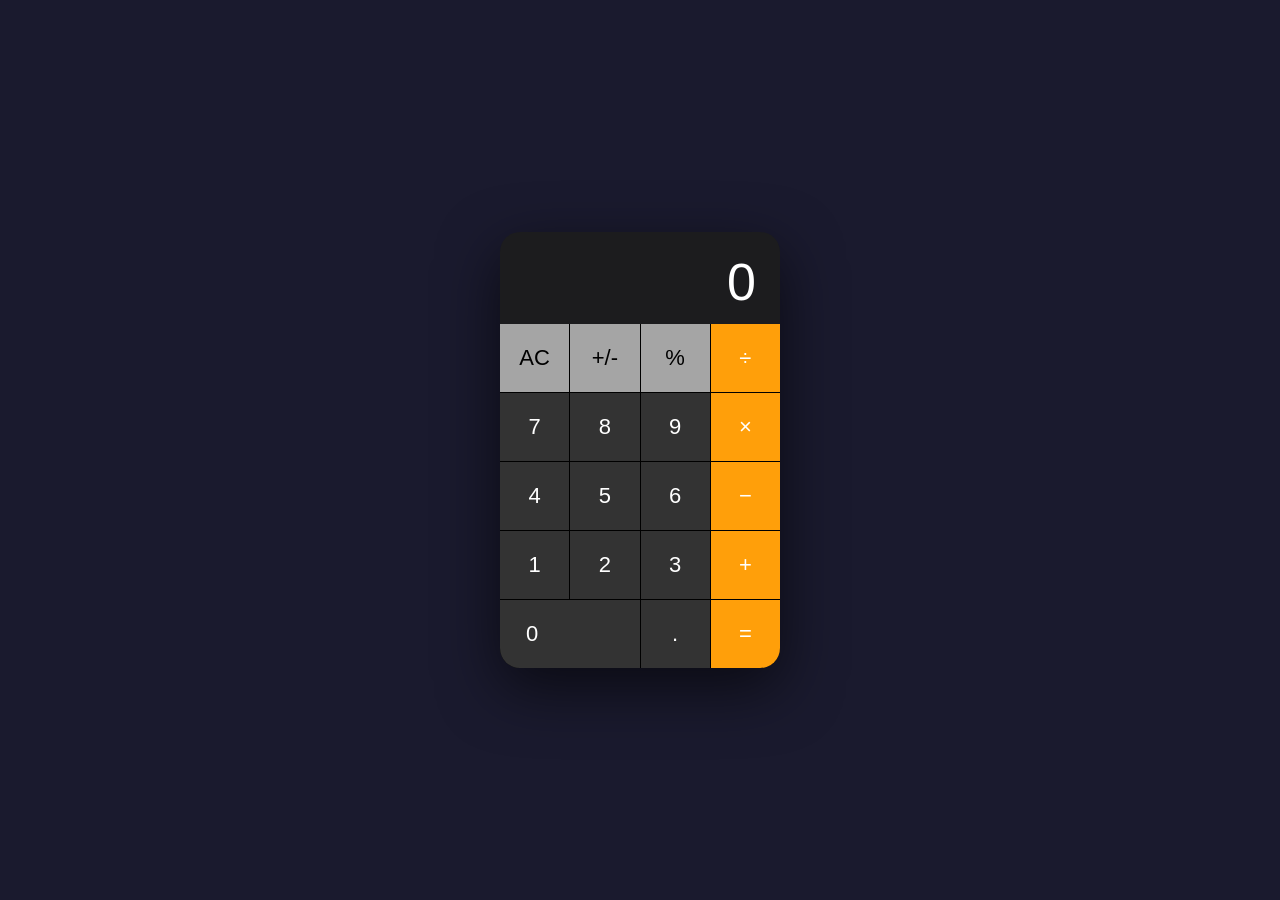
<file: examples/calculator/index.html>
<!DOCTYPE html>
<html>
<head>
    <meta charset="utf-8">
    <title>Calculator</title>
    <script src="../../bourbon.js"></script>
    <script defer src="./calculator.js"></script>
    <link rel="stylesheet" href="./calculator.css">
    <meta name="viewport" content="width=device-width, initial-scale=1.0">
</head>
<body>
</body>
</html>
</file>
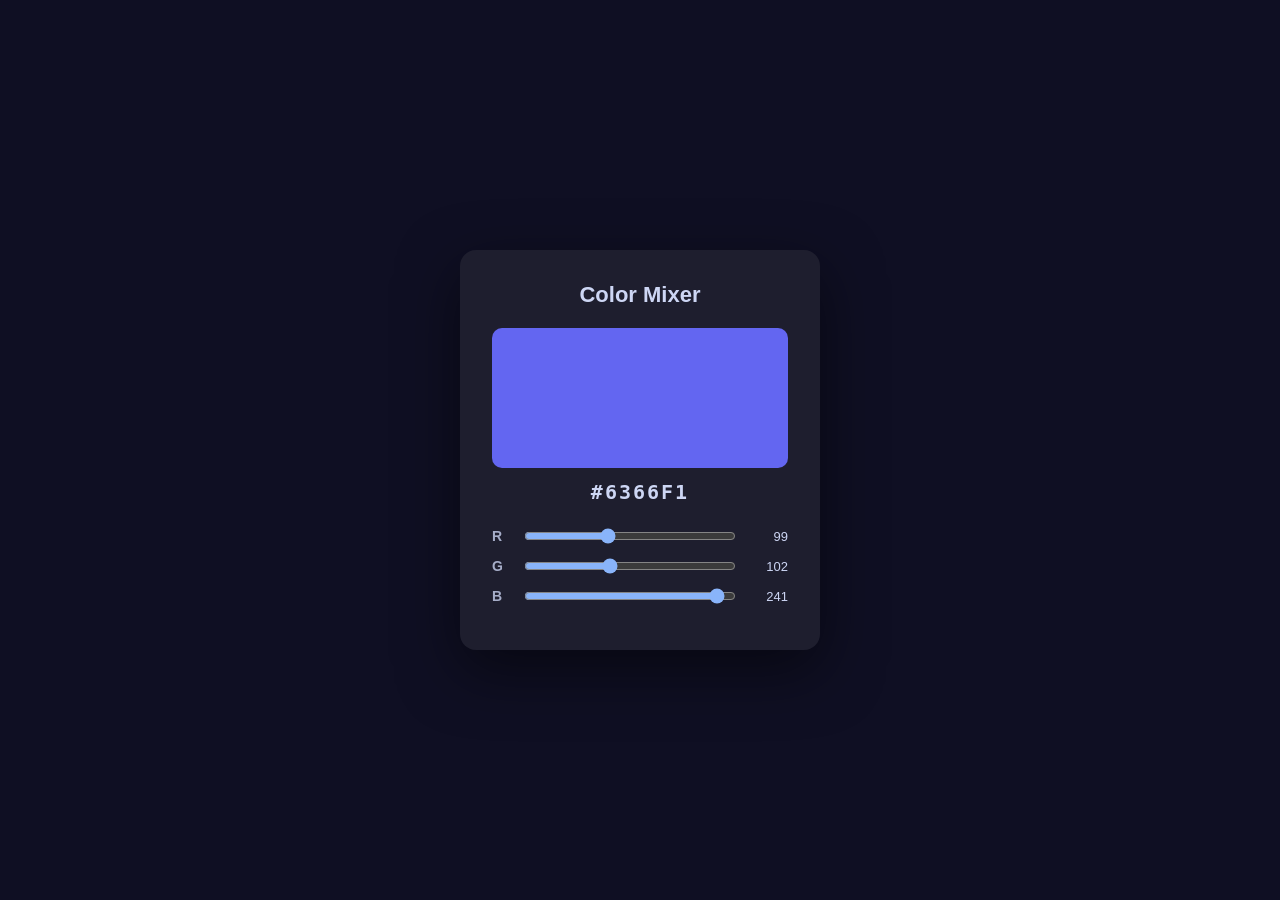
<file: examples/color-mixer/index.html>
<!DOCTYPE html>
<html>
<head>
    <meta charset="utf-8">
    <title>Color Mixer</title>
    <script src="../../bourbon.js"></script>
    <script defer src="./color-mixer.js"></script>
    <link rel="stylesheet" href="./color-mixer.css">
    <meta name="viewport" content="width=device-width, initial-scale=1.0">
</head>
<body>
</body>
</html>
</file>
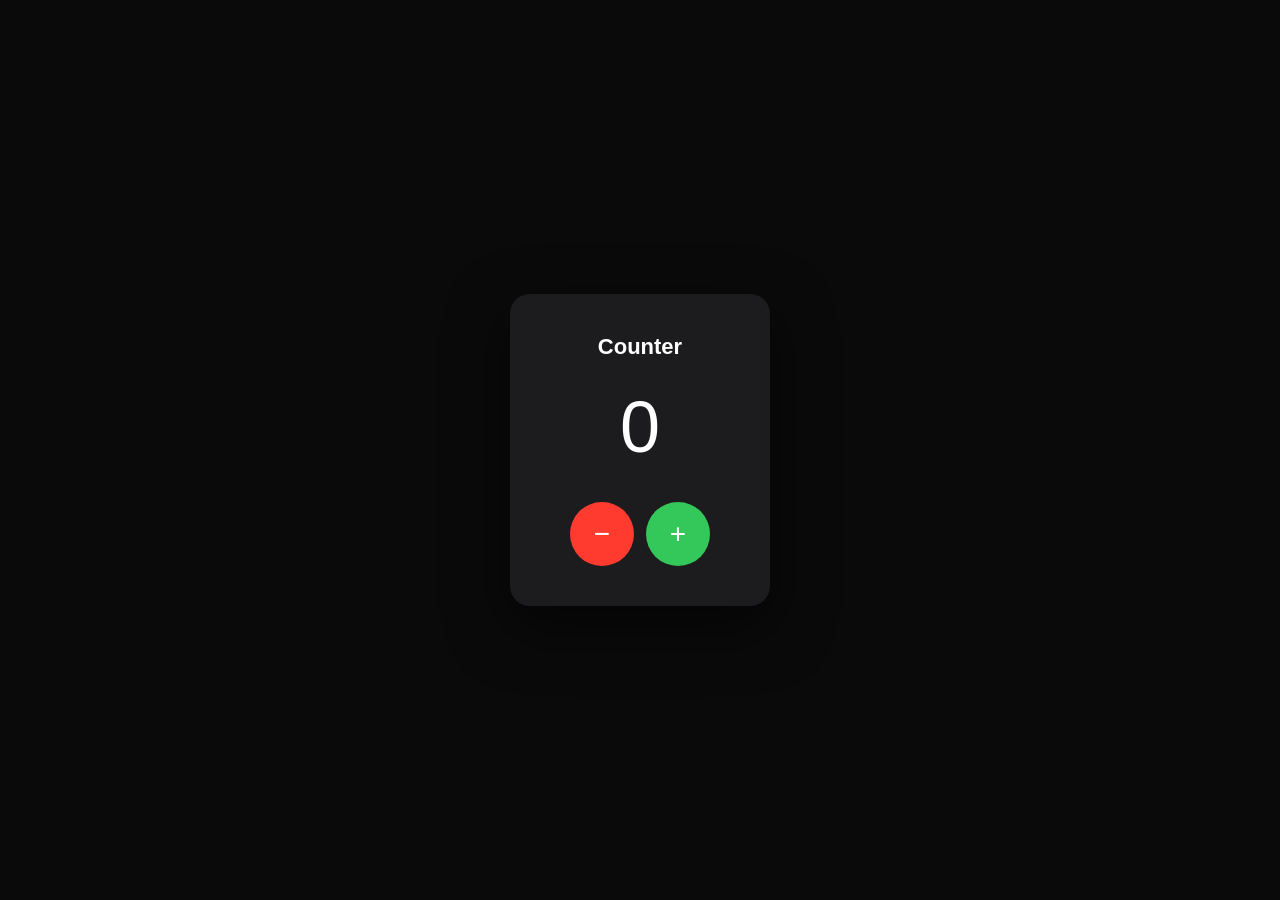
<file: examples/counter/index.html>
<!DOCTYPE html>
<html>
<head>
    <meta charset="utf-8">
    <title>Counter Example</title>
    <script src="../../bourbon.js"></script>
    <script defer src="./counter.js"></script>
    <link rel="stylesheet" href="./counter.css">
    <meta name="viewport" content="width=device-width, initial-scale=1.0">
</head>
<body>
</body>
</html>
</file>
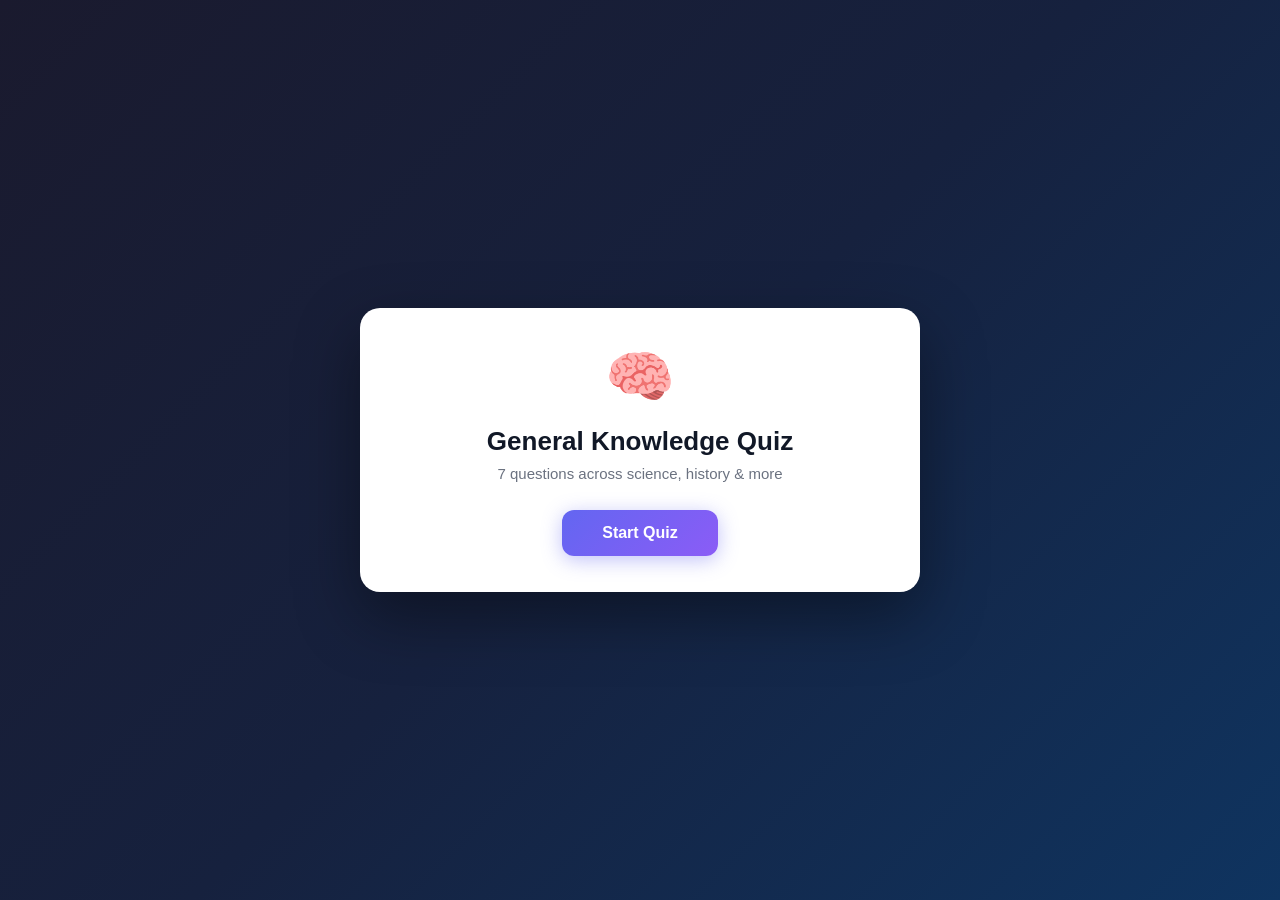
<file: examples/quiz/index.html>
<!DOCTYPE html>
<html>
<head>
    <meta charset="utf-8">
    <title>Quiz</title>
    <script src="../../bourbon.js"></script>
    <script defer src="./quiz.js"></script>
    <link rel="stylesheet" href="./quiz.css">
    <meta name="viewport" content="width=device-width, initial-scale=1.0">
</head>
<body>
</body>
</html>
</file>
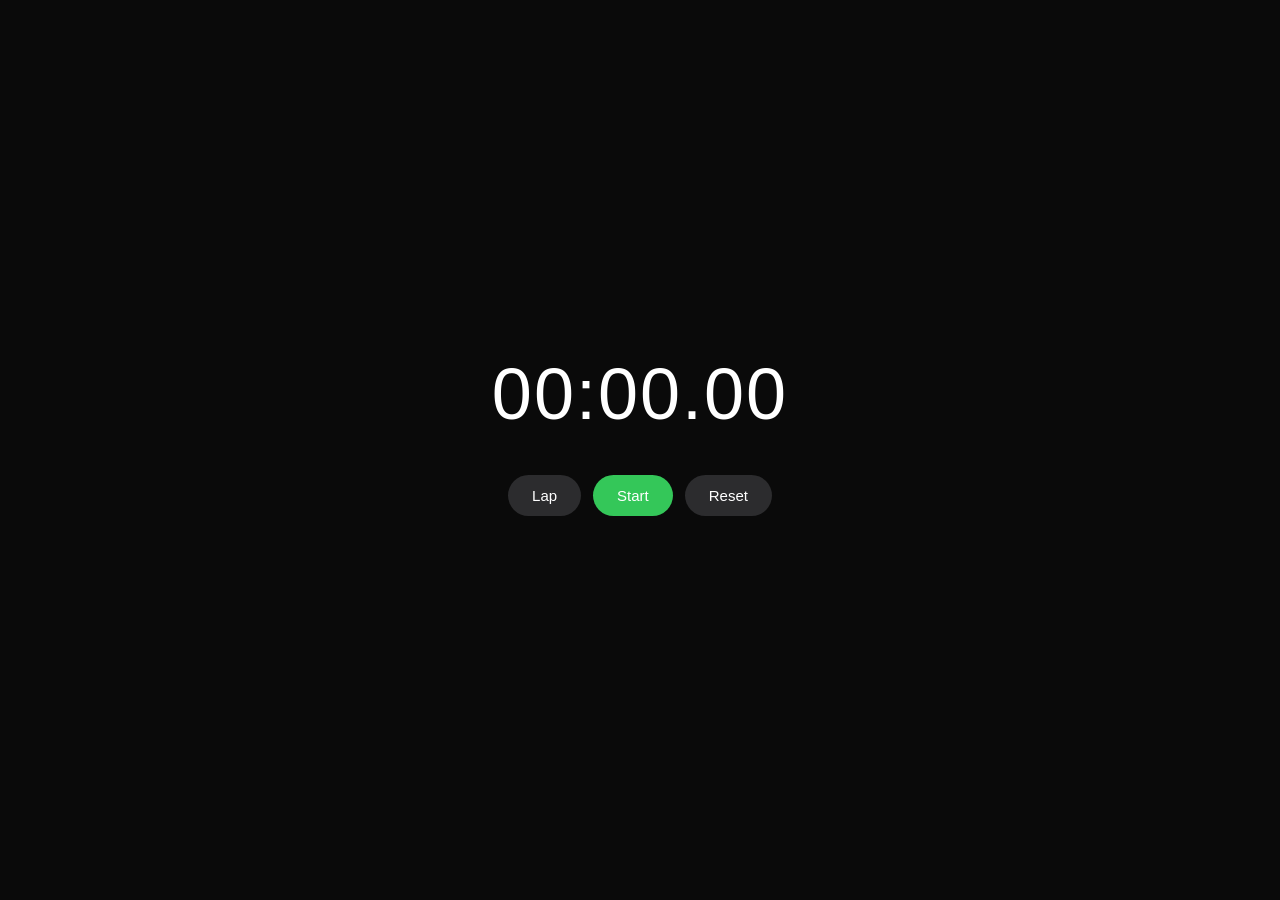
<file: examples/stopwatch/index.html>
<!DOCTYPE html>
<html>
<head>
    <meta charset="utf-8">
    <title>Stopwatch</title>
    <script src="../../bourbon.js"></script>
    <script defer src="./stopwatch.js"></script>
    <link rel="stylesheet" href="./stopwatch.css">
    <meta name="viewport" content="width=device-width, initial-scale=1.0">
</head>
<body>
</body>
</html>
</file>
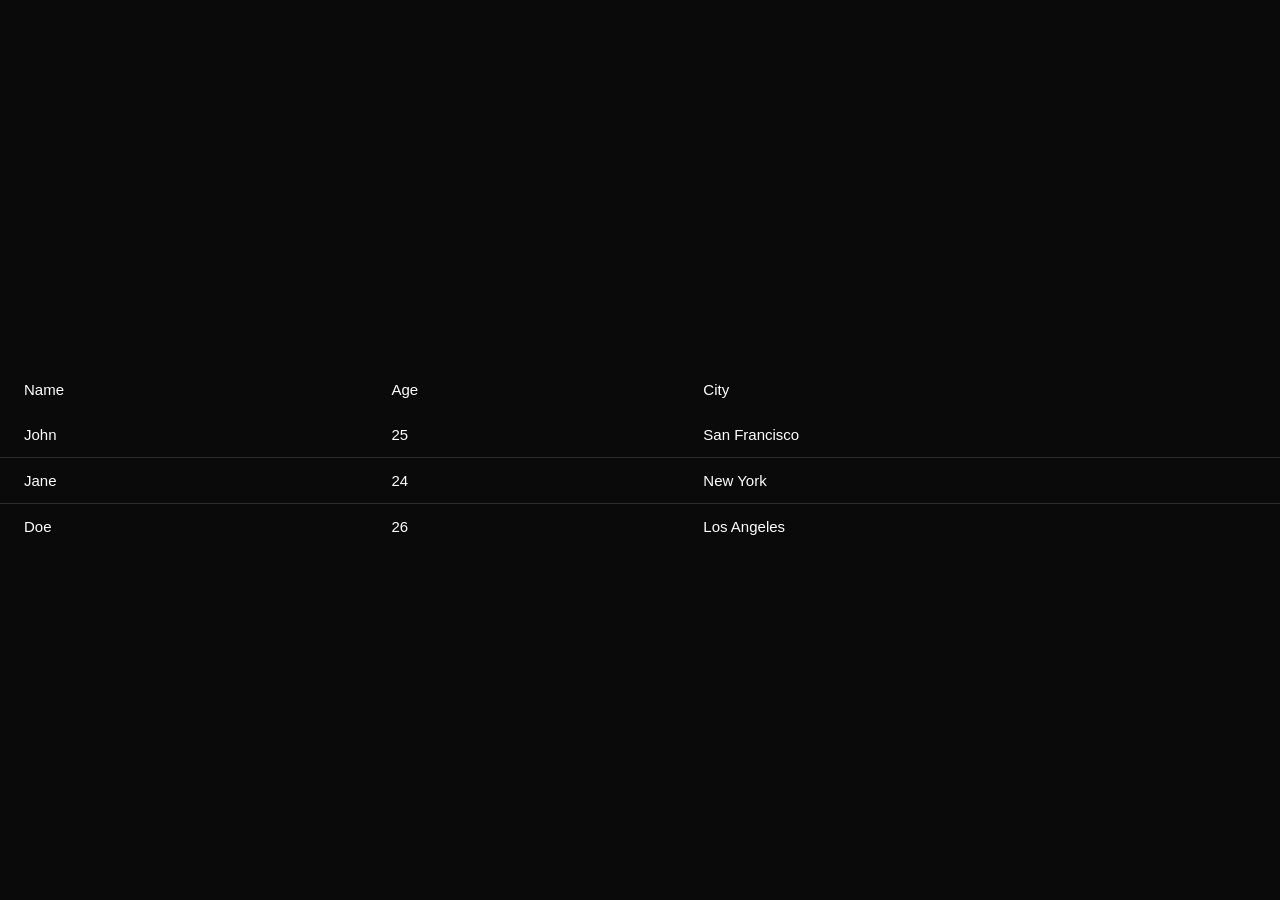
<file: examples/table/index.html>
<!DOCTYPE html>
<html>
<head>
    <meta charset="utf-8">
    <title>Table Example</title>
    <script src="../../bourbon.js"></script>
    <script src="../../bourbon.table.js"></script>
    <script defer src="./table.js"></script>
    <link rel="stylesheet" href="./table.css">
    <meta name="viewport" content="width=device-width, initial-scale=1.0">
</head>
<body>
</body>
</html>
</file>
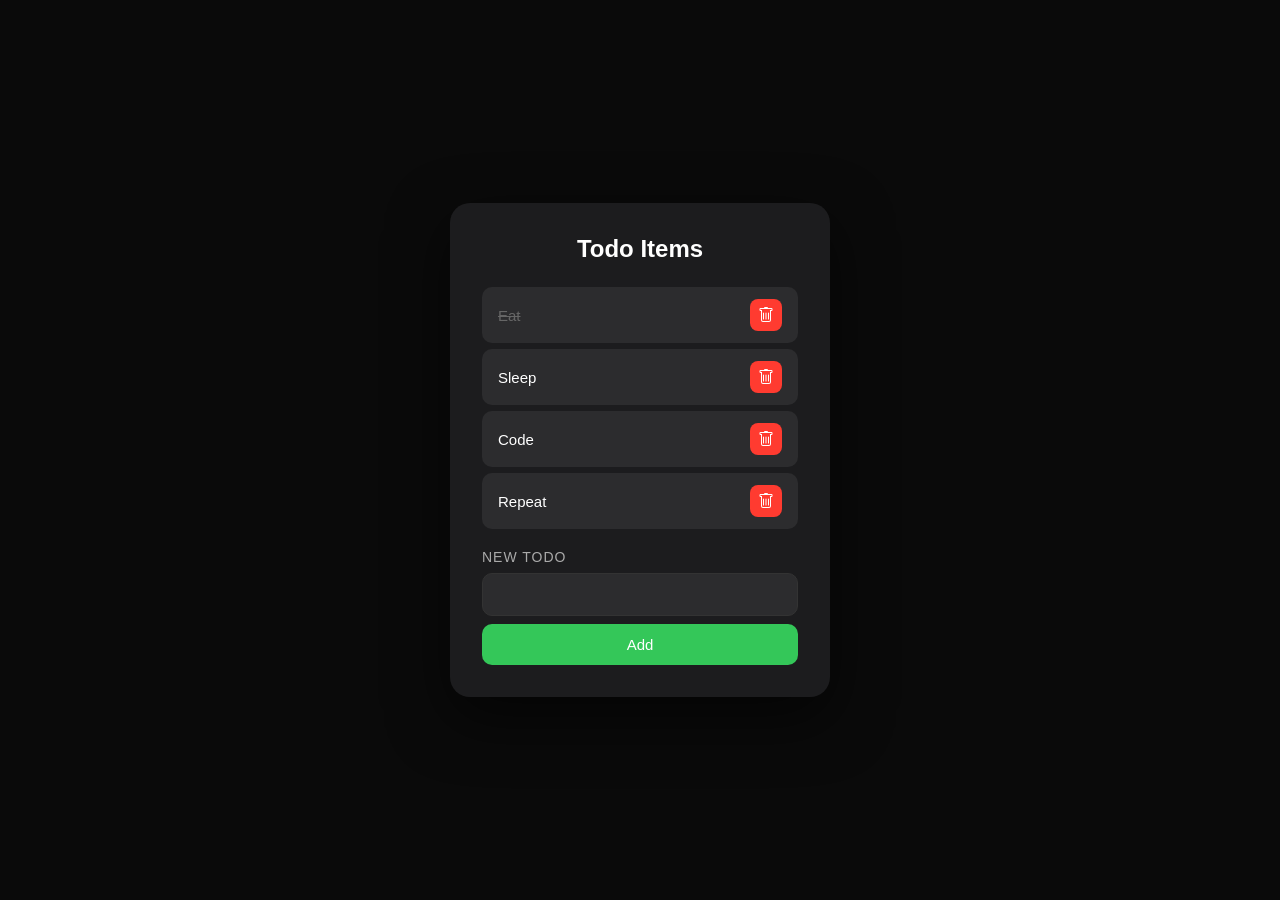
<file: examples/todo/index.html>
<!DOCTYPE html>
<html>
<head>
    <meta charset="utf-8">
    <title>Todo Example</title>
    <script src="../../bourbon.js"></script>
    <script defer src="./todo.js"></script>
    <link rel="stylesheet" href="./todo.css">
    <meta name="viewport" content="width=device-width, initial-scale=1.0">
    <meta name="description" content="compare to https://antondedyaev.github.io/todo_list/" />
</head>
<body>
</body>
</html>
</file>
<file: examples/calculator/calculator.css>
*, *::before, *::after { box-sizing: border-box; margin: 0; padding: 0; }
body {
  min-height: 100vh;
  display: flex;
  align-items: center;
  justify-content: center;
  background: #1a1a2e;
  font-family: -apple-system, BlinkMacSystemFont, sans-serif;
}
.calc {
  background: #1c1c1e;
  border-radius: 20px;
  overflow: hidden;
  box-shadow: 0 20px 60px rgba(0,0,0,0.6);
  width: 280px;
}
.display {
  padding: 20px 24px 12px;
  text-align: right;
  font-size: 52px;
  font-weight: 200;
  color: #fff;
  min-height: 90px;
  display: flex;
  align-items: flex-end;
  justify-content: flex-end;
  overflow: hidden;
  word-break: break-all;
}
.keys {
  display: grid;
  grid-template-columns: repeat(4, 1fr);
  gap: 1px;
  background: #000;
}
.key {
  padding: 0;
  height: 68px;
  font-size: 22px;
  font-weight: 400;
  border: none;
  cursor: pointer;
  background: #333;
  color: #fff;
  transition: filter 0.1s;
  border-radius: 0;
  width: 100%;
  margin: 0;
  display: flex;
  align-items: center;
  justify-content: center;
}
.key:hover { filter: brightness(1.2); }
.key:active { filter: brightness(0.8); }
.key.fn { background: #a5a5a5; color: #000; }
.key.op { background: #ff9f0a; color: #fff; }
.key.zero { grid-column: span 2; justify-content: flex-start; padding-left: 26px; }
</file>
<file: examples/color-mixer/color-mixer.css>
*, *::before, *::after { box-sizing: border-box; margin: 0; padding: 0; }
body {
  min-height: 100vh;
  display: flex;
  align-items: center;
  justify-content: center;
  background: #0f0f23;
  font-family: -apple-system, BlinkMacSystemFont, sans-serif;
}
.mixer {
  background: #1e1e2e;
  border-radius: 16px;
  padding: 32px;
  width: 360px;
  box-shadow: 0 20px 60px rgba(0,0,0,0.5);
}
h1 {
  color: #cdd6f4;
  font-size: 22px;
  margin-bottom: 20px;
  text-align: center;
}
.preview {
  height: 140px;
  border-radius: 10px;
  margin-bottom: 12px;
  transition: background 0.1s;
}
.hex {
  text-align: center;
  font-size: 20px;
  font-weight: 600;
  letter-spacing: 2px;
  color: #cdd6f4;
  margin-bottom: 24px;
  font-family: monospace;
}
.row {
  display: grid;
  grid-template-columns: 20px 1fr 40px;
  align-items: center;
  gap: 12px;
  margin-bottom: 14px;
}
label {
  color: #a6adc8;
  font-size: 14px;
  font-weight: 600;
}
input[type="range"] {
  width: 100%;
  accent-color: #89b4fa;
  cursor: pointer;
}
.val {
  color: #cdd6f4;
  font-size: 13px;
  text-align: right;
  font-variant-numeric: tabular-nums;
}
</file>
<file: examples/counter/counter.css>
*, *::before, *::after { box-sizing: border-box; margin: 0; padding: 0; }
body {
  min-height: 100vh;
  display: flex;
  align-items: center;
  justify-content: center;
  background: #0a0a0a;
  font-family: -apple-system, BlinkMacSystemFont, sans-serif;
}
.counter {
  background: #1c1c1e;
  border-radius: 20px;
  padding: 40px;
  text-align: center;
  box-shadow: 0 20px 60px rgba(0,0,0,0.6);
  min-width: 260px;
}
h1 {
  color: #fff;
  font-size: 22px;
  font-weight: 600;
  margin-bottom: 24px;
}
.display {
  font-size: 72px;
  font-weight: 200;
  color: #fff;
  font-variant-numeric: tabular-nums;
  margin-bottom: 32px;
  min-height: 86px;
  display: flex;
  align-items: center;
  justify-content: center;
}
.controls {
  display: flex;
  gap: 12px;
  justify-content: center;
}
.btn {
  width: 64px;
  height: 64px;
  border-radius: 50%;
  border: none;
  font-size: 28px;
  font-weight: 400;
  cursor: pointer;
  display: flex;
  align-items: center;
  justify-content: center;
  transition: filter 0.1s;
}
.btn:hover { filter: brightness(1.15); }
.btn.primary { background: #34c759; color: #fff; }
.btn.danger { background: #ff3b30; color: #fff; }
</file>
<file: examples/quiz/quiz.css>
*, *::before, *::after {
  box-sizing: border-box;
  margin: 0;
  padding: 0;
}

body {
  min-height: 100vh;
  display: flex;
  align-items: center;
  justify-content: center;
  background: linear-gradient(135deg, #1a1a2e 0%, #16213e 50%, #0f3460 100%);
  font-family: -apple-system, BlinkMacSystemFont, 'Segoe UI', sans-serif;
  padding: 20px;
}

.quiz-root {
  width: 100%;
  max-width: 560px;
}

/* Card */

.card {
  background: #ffffff;
  border-radius: 20px;
  padding: 36px 40px;
  box-shadow: 0 24px 64px rgba(0, 0, 0, 0.4);
  animation: fadeUp 0.3s ease;
}

.card.center {
  text-align: center;
}

@keyframes fadeUp {
  from { opacity: 0; transform: translateY(12px); }
  to   { opacity: 1; transform: translateY(0); }
}

/* Meta row */

.meta {
  display: flex;
  justify-content: space-between;
  align-items: center;
  margin-bottom: 14px;
}

.counter {
  font-size: 13px;
  font-weight: 600;
  color: #888;
  text-transform: uppercase;
  letter-spacing: 0.5px;
}

.score-badge {
  font-size: 13px;
  font-weight: 700;
  color: #6366f1;
  background: #eef2ff;
  padding: 3px 10px;
  border-radius: 20px;
}

/* Progress bar */

.progress-bar {
  height: 6px;
  background: #e5e7eb;
  border-radius: 99px;
  overflow: hidden;
  margin-bottom: 28px;
}

.progress-fill {
  height: 100%;
  background: linear-gradient(90deg, #6366f1, #8b5cf6);
  border-radius: 99px;
  transition: width 0.4s ease;
}

/* Question */

.question {
  font-size: 20px;
  font-weight: 700;
  color: #111827;
  line-height: 1.4;
  margin-bottom: 24px;
}

/* Options */

.options {
  display: flex;
  flex-direction: column;
  gap: 10px;
  margin-bottom: 20px;
}

.option {
  display: flex;
  align-items: center;
  gap: 12px;
  width: 100%;
  padding: 14px 16px;
  background: #f9fafb;
  border: 2px solid #e5e7eb;
  border-radius: 12px;
  cursor: pointer;
  text-align: left;
  font-size: 15px;
  color: #374151;
  transition: border-color 0.15s, background 0.15s;
  margin: 0;
}

.option:hover {
  border-color: #6366f1;
  background: #eef2ff;
  filter: none;
}

.option.correct {
  border-color: #22c55e;
  background: #f0fdf4;
  color: #166534;
}

.option.wrong {
  border-color: #ef4444;
  background: #fef2f2;
  color: #991b1b;
}

.option-letter {
  display: flex;
  align-items: center;
  justify-content: center;
  width: 30px;
  height: 30px;
  border-radius: 50%;
  background: #e5e7eb;
  font-size: 12px;
  font-weight: 700;
  color: #6b7280;
  flex-shrink: 0;
}

.option.correct .option-letter { background: #bbf7d0; color: #166534; }
.option.wrong   .option-letter { background: #fecaca; color: #991b1b; }

.option-text { flex: 1; }

/* Feedback row */

.feedback-row {
  display: flex;
  align-items: center;
  justify-content: space-between;
  min-height: 44px;
  gap: 12px;
}

.feedback {
  font-size: 15px;
  font-weight: 600;
}

.correct-text { color: #16a34a; }
.wrong-text   { color: #dc2626; }

.next-btn {
  margin: 0;
  padding: 10px 22px;
  background: #6366f1;
  color: #fff;
  border: none;
  border-radius: 10px;
  font-size: 14px;
  font-weight: 600;
  cursor: pointer;
  width: auto;
  display: inline-block;
  white-space: nowrap;
  transition: background 0.15s;
}

.next-btn:hover { background: #4f46e5; filter: none; }

/* Start / Results */

.trophy {
  font-size: 56px;
  margin-bottom: 16px;
}

h1 {
  font-size: 26px;
  font-weight: 800;
  color: #111827;
  margin-bottom: 8px;
}

.subtitle {
  font-size: 15px;
  color: #6b7280;
  margin-bottom: 28px;
}

.start-btn {
  display: inline-block;
  width: auto;
  margin: 0;
  padding: 14px 40px;
  background: linear-gradient(135deg, #6366f1, #8b5cf6);
  color: #fff;
  border: none;
  border-radius: 12px;
  font-size: 16px;
  font-weight: 700;
  cursor: pointer;
  transition: opacity 0.15s;
  box-shadow: 0 4px 20px rgba(99, 102, 241, 0.4);
}

.start-btn:hover { opacity: 0.9; filter: none; }

/* Score circle */

.score-circle {
  display: inline-flex;
  align-items: baseline;
  gap: 4px;
  margin: 20px 0 8px;
}

.score-number {
  font-size: 72px;
  font-weight: 800;
  color: #6366f1;
  line-height: 1;
}

.score-total {
  font-size: 28px;
  color: #9ca3af;
  font-weight: 600;
}

.grade {
  font-size: 20px;
  font-weight: 700;
  color: #111827;
  margin-bottom: 4px;
}

.pct {
  font-size: 15px;
  color: #6b7280;
  margin-bottom: 28px;
}
</file>
<file: examples/stopwatch/stopwatch.css>
*, *::before, *::after { box-sizing: border-box; margin: 0; padding: 0; }
body {
  min-height: 100vh;
  display: flex;
  align-items: center;
  justify-content: center;
  background: #0a0a0a;
  font-family: -apple-system, BlinkMacSystemFont, sans-serif;
}
.sw {
  width: 320px;
  text-align: center;
}
.time {
  font-size: 72px;
  font-weight: 100;
  color: #fff;
  letter-spacing: 2px;
  font-variant-numeric: tabular-nums;
  margin-bottom: 40px;
}
.controls {
  display: flex;
  gap: 12px;
  justify-content: center;
  margin-bottom: 32px;
}
.btn {
  padding: 12px 24px;
  border-radius: 50px;
  border: none;
  font-size: 15px;
  font-weight: 500;
  cursor: pointer;
  width: auto;
  display: inline-block;
  margin: 0;
  transition: filter 0.1s;
}
.btn:hover { filter: brightness(1.15); }
.btn.primary { background: #34c759; color: #fff; }
.btn.danger { background: #ff3b30; color: #fff; }
.btn.secondary { background: #2c2c2e; color: #fff; }
.laps {
  list-style: none;
  max-height: 240px;
  overflow-y: auto;
}
.laps li {
  display: flex;
  justify-content: space-between;
  padding: 10px 0;
  border-bottom: 1px solid #222;
  color: #aaa;
  font-size: 15px;
}
.laps li:last-child { border-bottom: none; }
.lap-time { color: #fff; font-variant-numeric: tabular-nums; }
</file>
<file: examples/table/table.css>
*, *::before, *::after { box-sizing: border-box; margin: 0; padding: 0; }
body {
  min-height: 100vh;
  display: flex;
  align-items: center;
  justify-content: center;
  background: #0a0a0a;
  font-family: -apple-system, BlinkMacSystemFont, sans-serif;
}
.table-wrap {
  background: #1c1c1e;
  border-radius: 16px;
  overflow: hidden;
  box-shadow: 0 20px 60px rgba(0,0,0,0.6);
  min-width: 420px;
}
.table-wrap h2 {
  color: #fff;
  font-size: 20px;
  padding: 20px 24px 0;
}
table {
  width: 100%;
  border-collapse: collapse;
  margin-top: 16px;
}
th {
  text-align: left;
  padding: 10px 24px;
  color: #888;
  font-size: 12px;
  font-weight: 600;
  text-transform: uppercase;
  letter-spacing: 1px;
  border-bottom: 1px solid #2c2c2e;
}
td {
  padding: 14px 24px;
  color: #fff;
  font-size: 15px;
  border-bottom: 1px solid #2c2c2e;
}
tr:last-child td {
  border-bottom: none;
}
tbody tr {
  transition: background 0.15s;
}
tbody tr:hover {
  background: #2c2c2e;
}
</file>
<file: examples/todo/todo.css>
*, *::before, *::after { box-sizing: border-box; margin: 0; padding: 0; }

html, body {
  height: 100%;
  width: 100%;
  font-size: 16px;
  font-family: -apple-system, BlinkMacSystemFont, sans-serif;
}

body {
  background: #0a0a0a;
  display: flex;
  justify-content: center;
  align-items: center;
  min-height: 100vh;
}

.container {
  width: 380px;
  padding: 32px;
  background: #1c1c1e;
  border-radius: 20px;
  box-shadow: 0 20px 60px rgba(0,0,0,0.6);
}

.container h1 {
  text-align: center;
  color: #fff;
  font-size: 24px;
  font-weight: 600;
  margin-bottom: 24px;
}

.container h3 {
  color: #aaa;
  font-size: 14px;
  font-weight: 500;
  text-transform: uppercase;
  letter-spacing: 1px;
  margin-bottom: 8px;
  margin-top: 20px;
}

.container input[type="text"] {
  width: 100%;
  padding: 12px 16px;
  margin-bottom: 8px;
  border-radius: 10px;
  border: 1px solid #333;
  background: #2c2c2e;
  color: #fff;
  font-size: 15px;
  outline: none;
  transition: border-color 0.2s;
}

.container input[type="text"]:focus {
  border-color: #34c759;
}

.container ul {
  list-style: none;
  padding: 0;
}

.container li {
  display: flex;
  justify-content: space-between;
  align-items: center;
  padding: 12px 16px;
  background: #2c2c2e;
  border-radius: 10px;
  margin-bottom: 6px;
  color: #fff;
  font-size: 15px;
  cursor: pointer;
  transition: background 0.15s;
}

.container li:hover {
  background: #3a3a3c;
}

.container li.done {
  text-decoration: line-through;
  color: #666;
}

.container li.done span {
  color: #666;
}

button {
  display: block;
  width: 100%;
  padding: 12px;
  background: #34c759;
  color: #fff;
  border: none;
  border-radius: 10px;
  font-size: 15px;
  font-weight: 500;
  cursor: pointer;
  transition: filter 0.1s;
}

button:hover {
  filter: brightness(1.15);
}

.delete {
  display: inline-flex;
  align-items: center;
  justify-content: center;
  width: 32px;
  height: 32px;
  padding: 0;
  background: #ff3b30;
  border-radius: 8px;
  flex-shrink: 0;
}

.delete:hover {
  filter: brightness(1.15);
}
</file>
